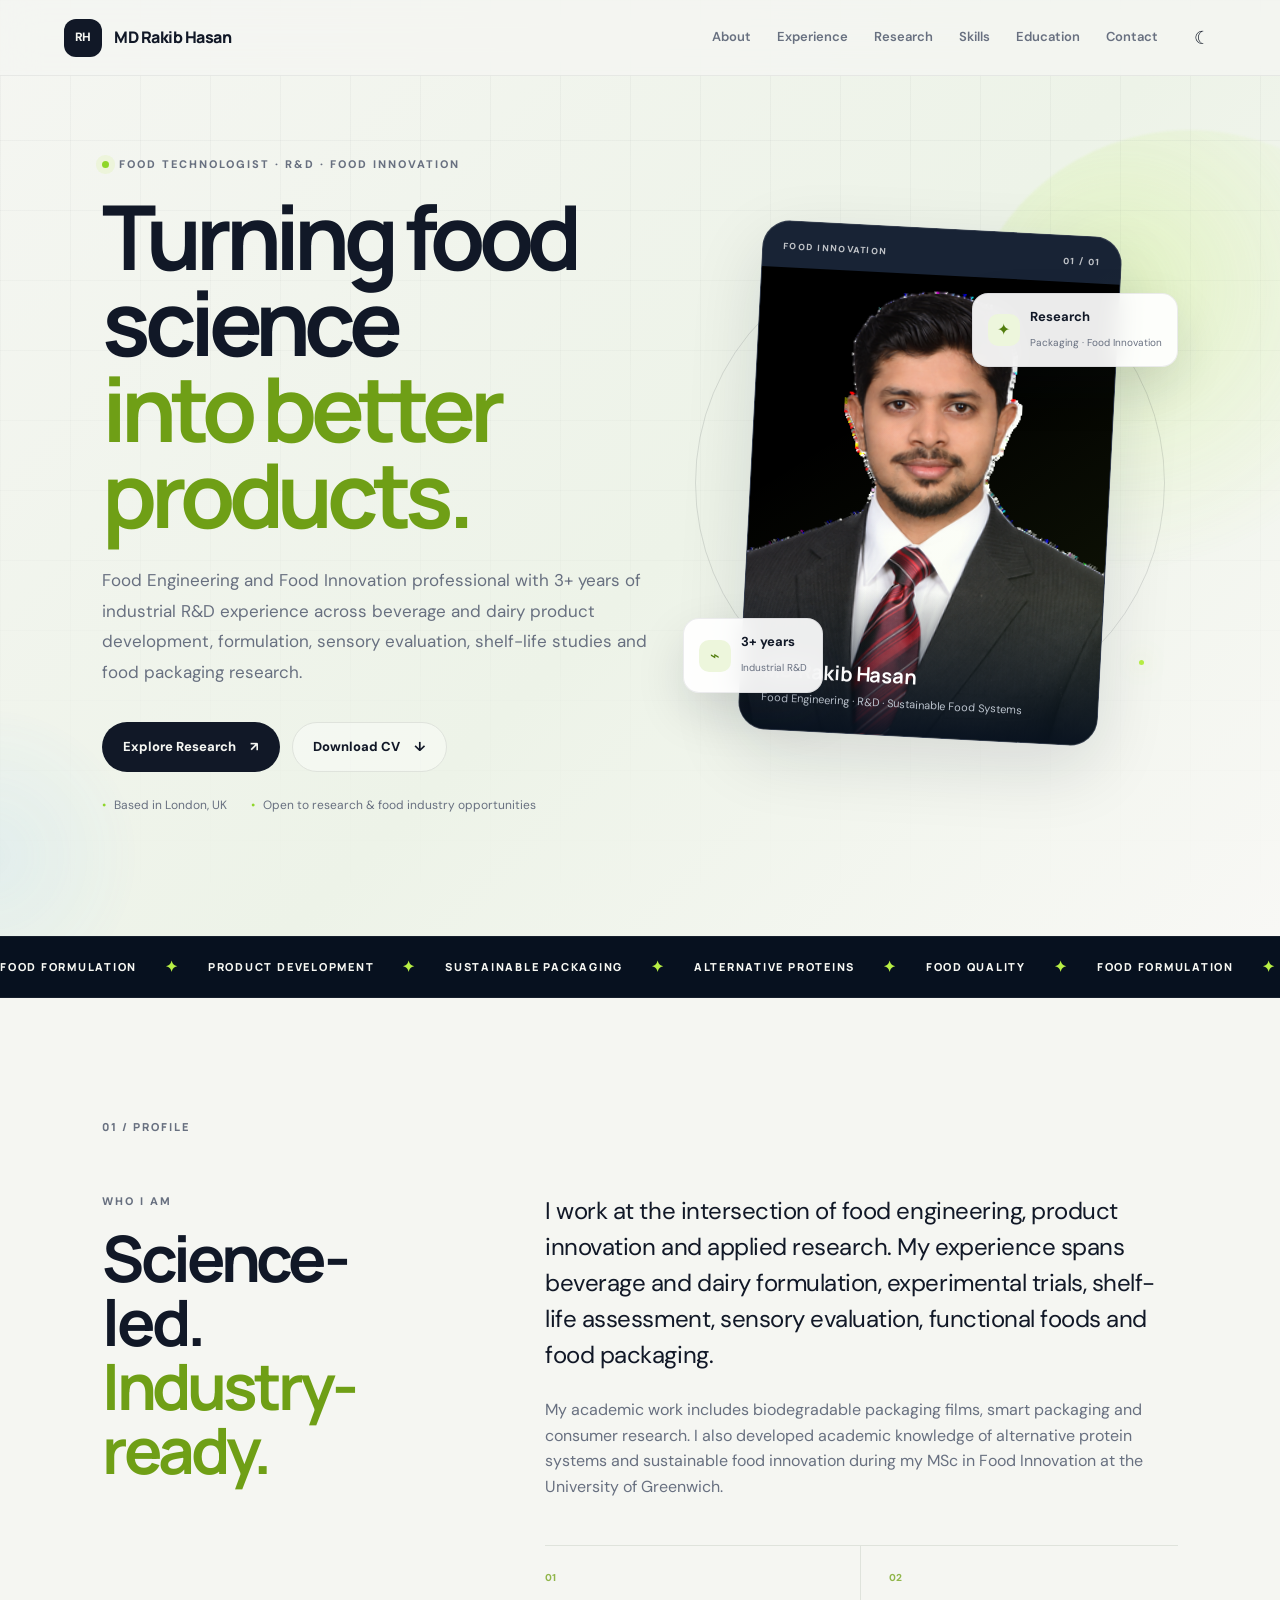
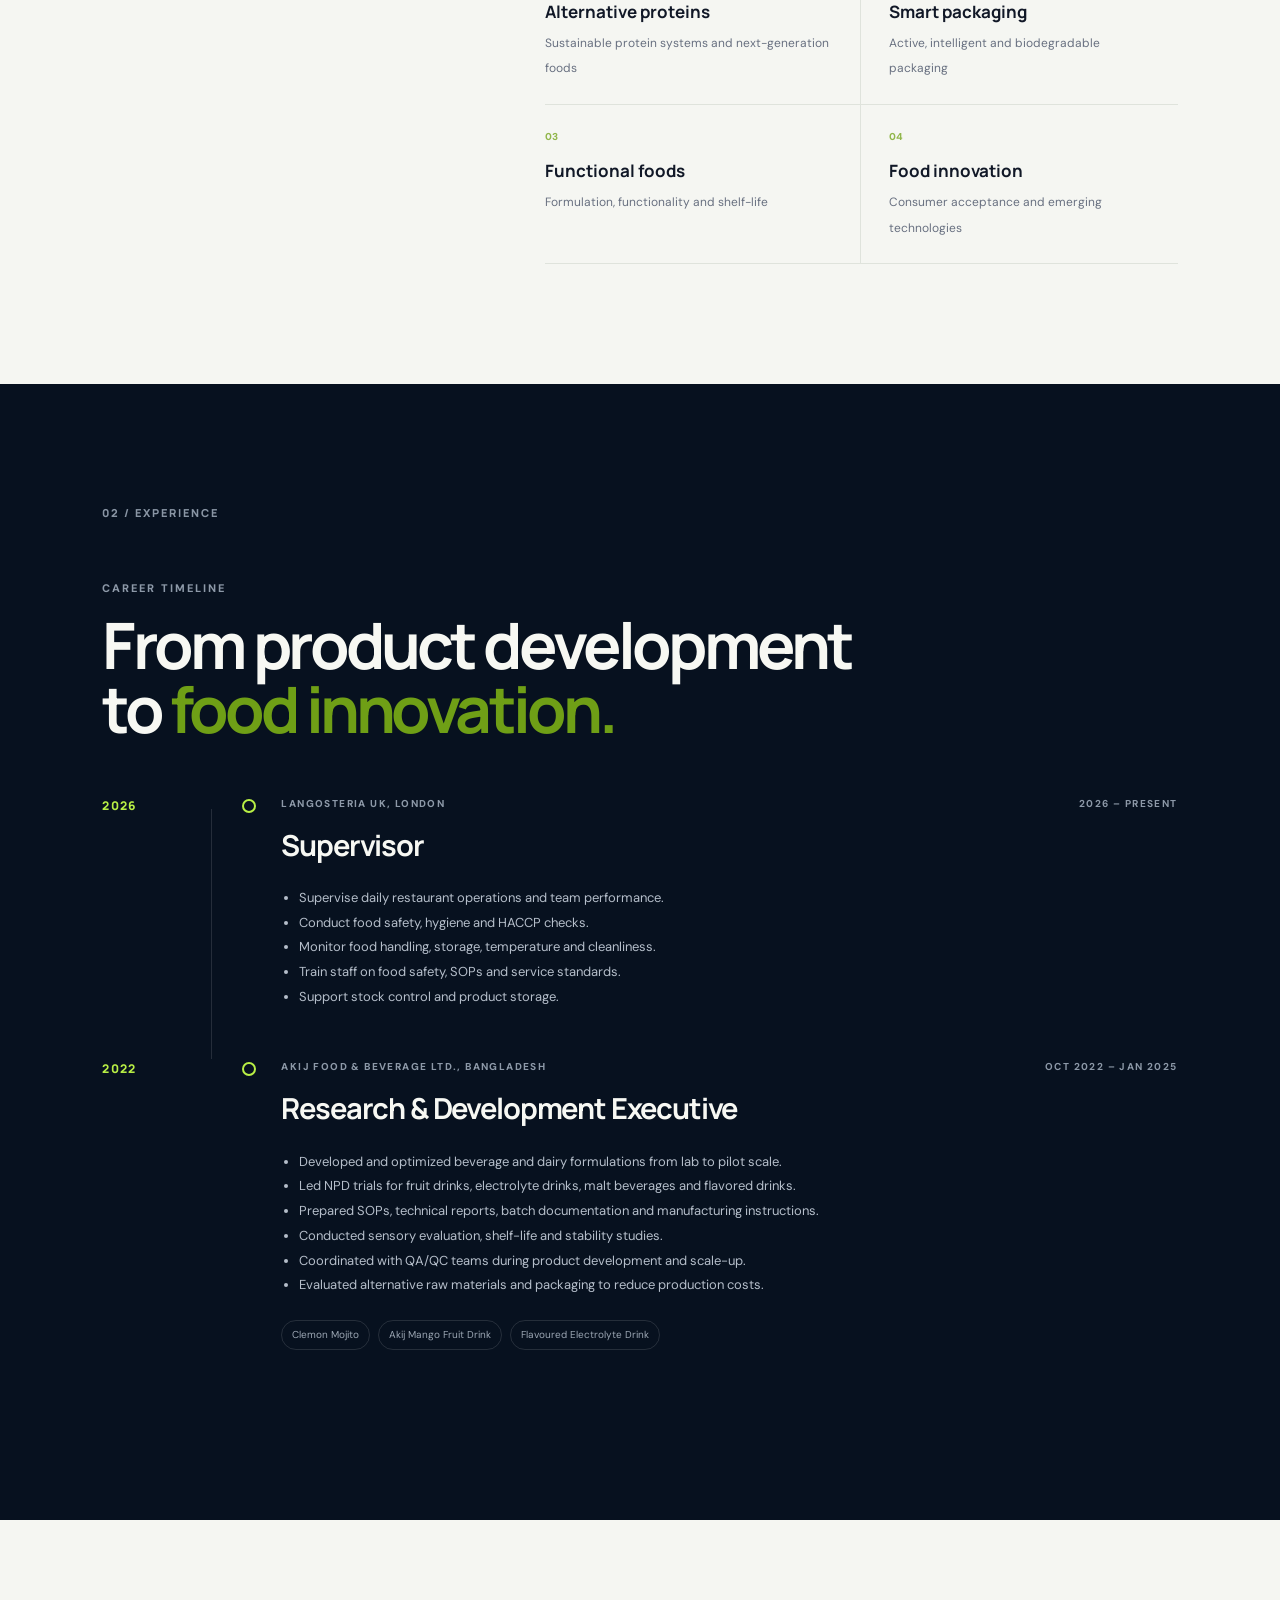
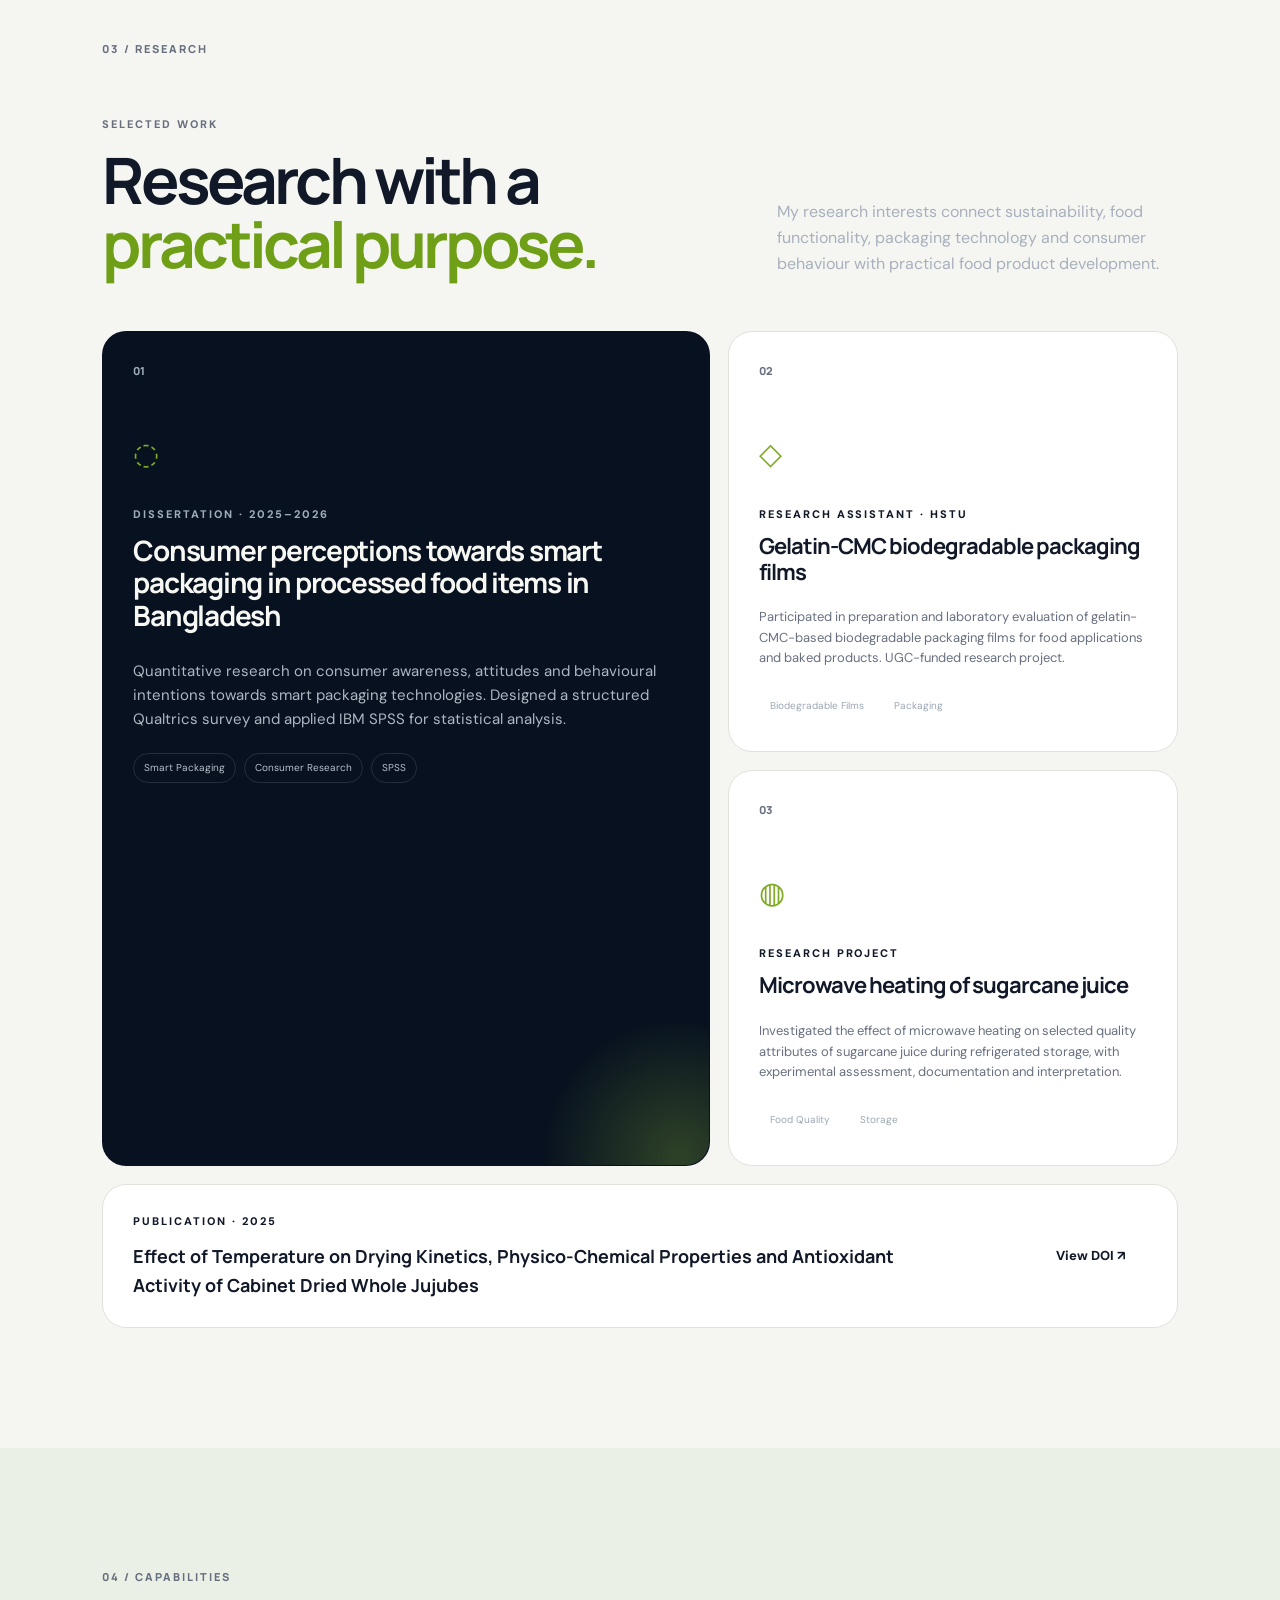
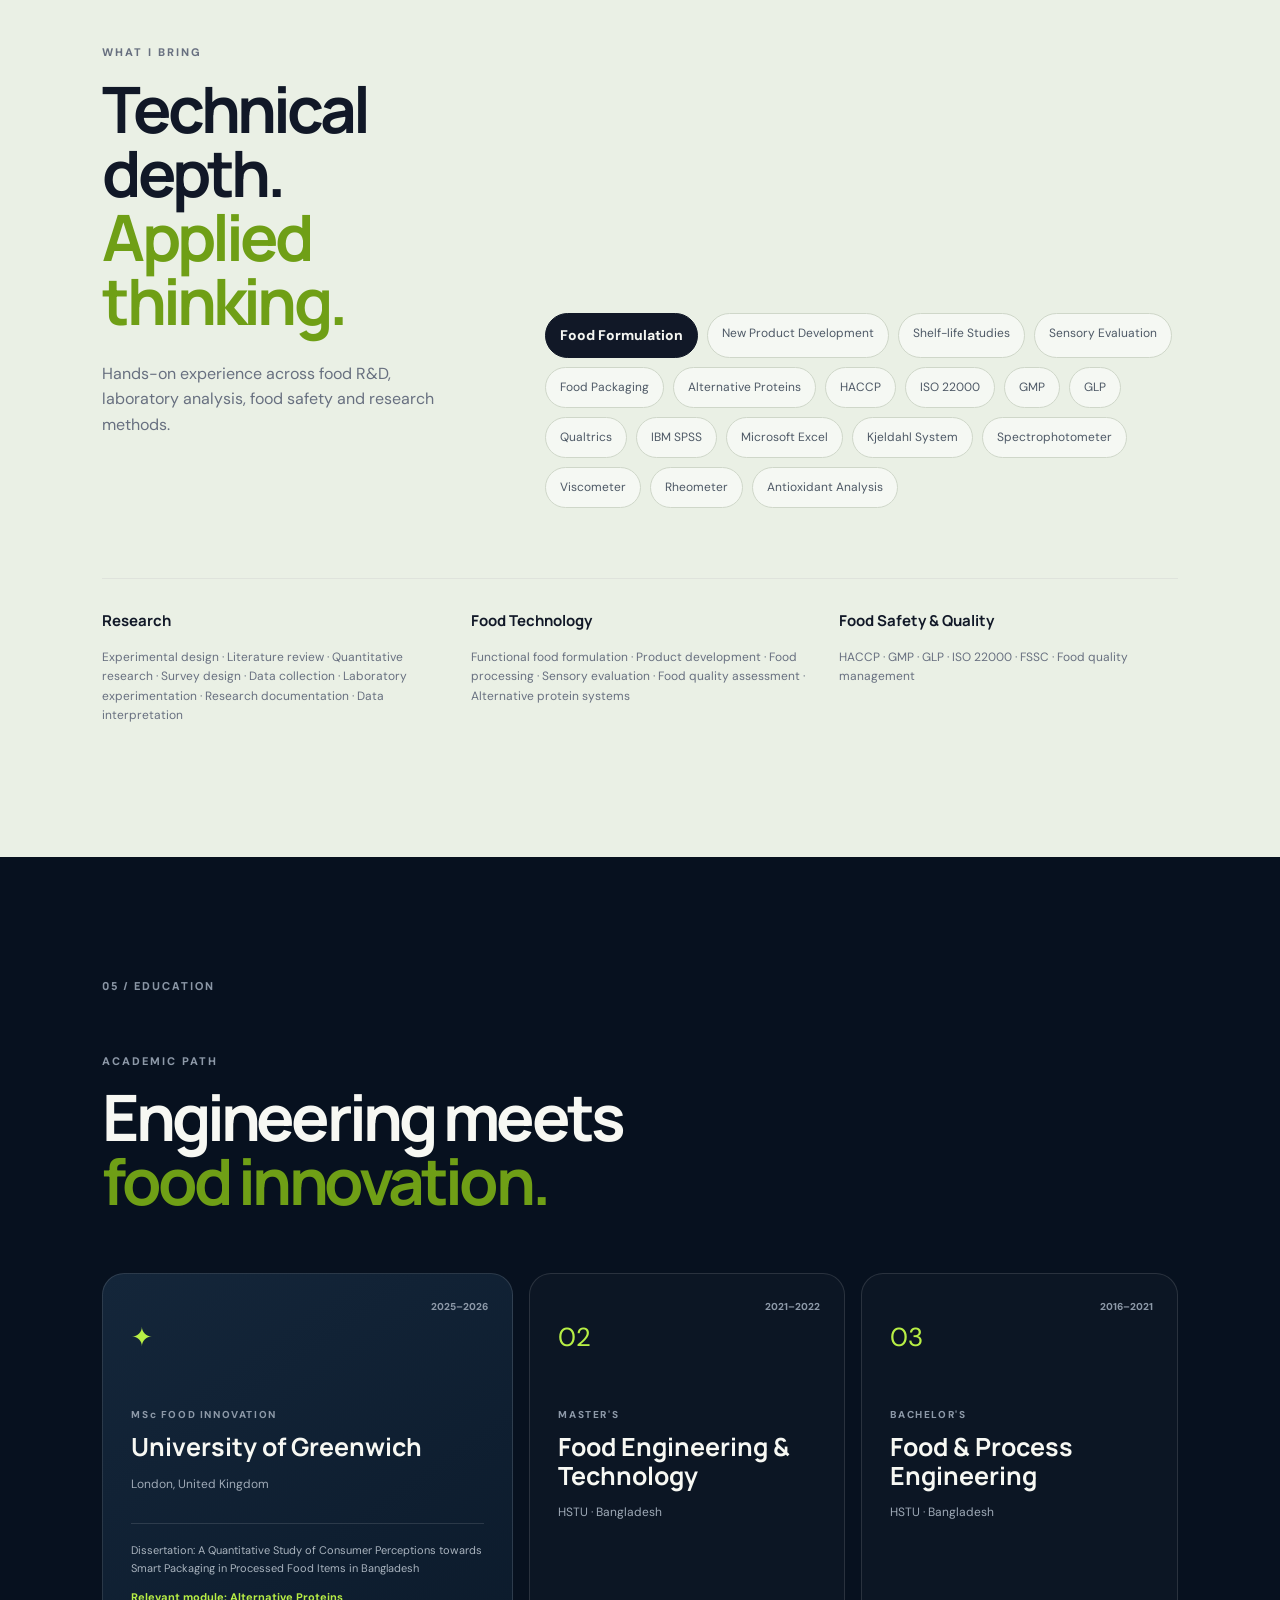
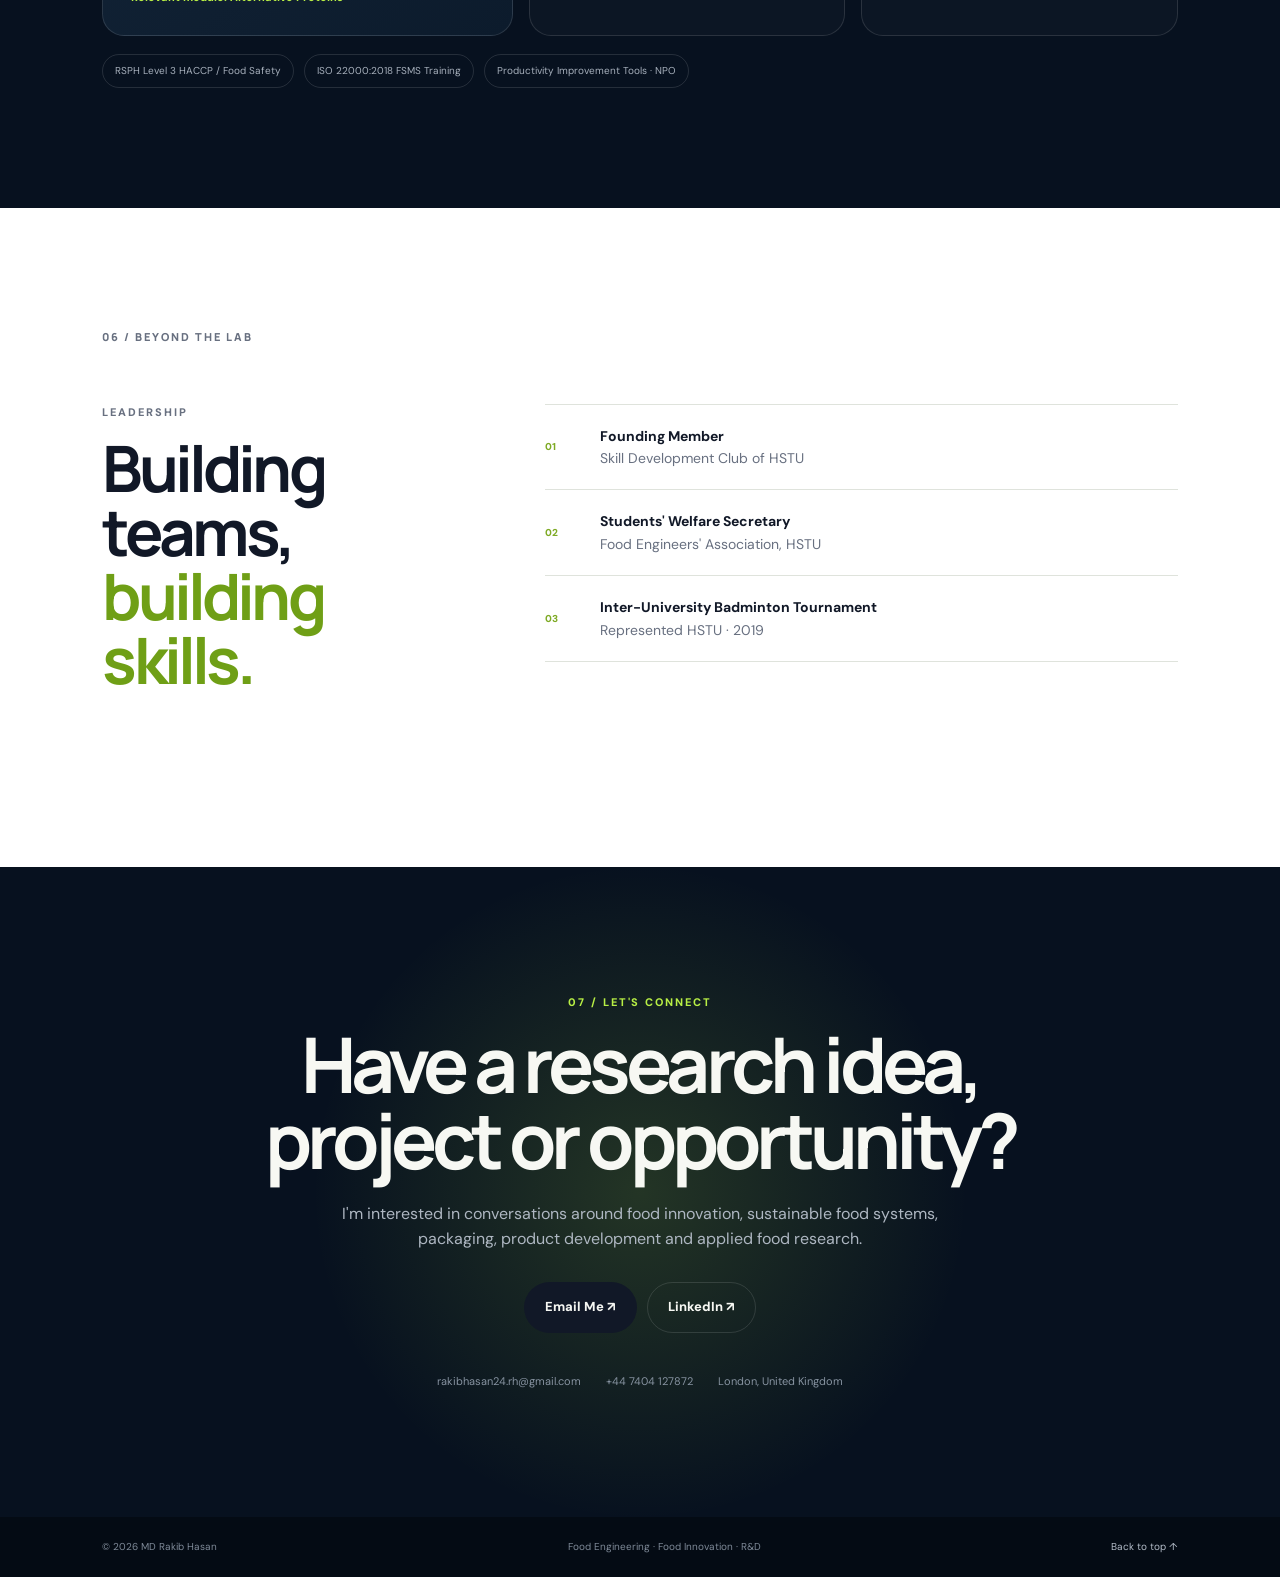
<file: index.html>
<!doctype html>
<html lang="en">
<head>
  <meta charset="utf-8">
  <meta name="viewport" content="width=device-width, initial-scale=1">
  <meta name="description" content="MD Rakib Hasan | Food Engineering, Food Innovation, Sustainable Food Systems and Food Packaging portfolio.">
  <meta name="theme-color" content="#07111f">
  <title>MD Rakib Hasan | Food Innovation & R&D</title>
  <link rel="preconnect" href="https://fonts.googleapis.com">
  <link rel="preconnect" href="https://fonts.gstatic.com" crossorigin>
  <link href="https://fonts.googleapis.com/css2?family=DM+Sans:wght@400;500;600;700&family=Manrope:wght@400;500;600;700;800&display=swap" rel="stylesheet">
  <link rel="stylesheet" href="style.css">
</head>
<body>
  <div class="progress" id="progress"></div>
  <div class="cursor-glow" id="cursorGlow"></div>

  <header class="site-header" id="top">
    <a class="brand" href="#home" aria-label="MD Rakib Hasan home">
      <span class="brand-mark">RH</span>
      <span class="brand-name">MD Rakib Hasan</span>
    </a>
    <button class="menu-toggle" id="menuToggle" aria-label="Open navigation" aria-expanded="false"><span></span><span></span><span></span></button>
    <nav class="nav" id="nav">
      <a href="#about">About</a>
      <a href="#experience">Experience</a>
      <a href="#research">Research</a>
      <a href="#skills">Skills</a>
      <a href="#education">Education</a>
      <a href="#contact">Contact</a>
      <button class="theme-toggle" id="themeToggle" aria-label="Toggle theme">☾</button>
    </nav>
  </header>

  <main>
    <section class="hero section" id="home">
      <div class="hero-orb orb-one"></div><div class="hero-orb orb-two"></div>
      <div class="hero-grid"></div>
      <div class="hero-copy reveal">
        <div class="eyebrow"><span class="pulse"></span> FOOD TECHNOLOGIST · R&amp;D · FOOD INNOVATION</div>
        <h1>Turning food science<br><em>into better products.</em></h1>
        <p class="hero-text">Food Engineering and Food Innovation professional with 3+ years of industrial R&amp;D experience across beverage and dairy product development, formulation, sensory evaluation, shelf-life studies and food packaging research.</p>
        <div class="hero-actions">
          <a class="btn btn-primary" href="#research">Explore Research <span>↗</span></a>
          <a class="btn btn-ghost" href="assets/MD-Rakib-Hasan-Academic-CV.pdf" download>Download CV <span>↓</span></a>
        </div>
        <div class="hero-meta">
          <span>Based in London, UK</span><span>Open to research &amp; food industry opportunities</span>
        </div>
      </div>
      <div class="hero-visual reveal delay-1">
        <div class="portrait-ring"></div>
        <div class="portrait-card">
          <div class="portrait-topline"><span>FOOD INNOVATION</span><span>01 / 01</span></div>
          <img src="assets/rakib-hasan.png" alt="MD Rakib Hasan">
          <div class="portrait-caption"><strong>MD Rakib Hasan</strong><span>Food Engineering · R&amp;D · Sustainable Food Systems</span></div>
        </div>
        <div class="floating-card fc-one"><span class="mini-icon">⌁</span><div><b>3+ years</b><small>Industrial R&amp;D</small></div></div>
        <div class="floating-card fc-two"><span class="mini-icon">✦</span><div><b>Research</b><small>Packaging · Food Innovation</small></div></div>
      </div>
    </section>

    <section class="marquee-wrap" aria-label="Areas of expertise">
      <div class="marquee"><span>FOOD FORMULATION</span><i>✦</i><span>PRODUCT DEVELOPMENT</span><i>✦</i><span>SUSTAINABLE PACKAGING</span><i>✦</i><span>ALTERNATIVE PROTEINS</span><i>✦</i><span>FOOD QUALITY</span><i>✦</i><span>FOOD FORMULATION</span><i>✦</i><span>PRODUCT DEVELOPMENT</span><i>✦</i></div>
    </section>

    <section class="section about" id="about">
      <div class="section-label reveal">01 / PROFILE</div>
      <div class="about-layout">
        <div class="section-intro reveal"><p class="kicker">WHO I AM</p><h2>Science-led.<br><span>Industry-ready.</span></h2></div>
        <div class="about-content reveal delay-1">
          <p class="lead">I work at the intersection of food engineering, product innovation and applied research. My experience spans beverage and dairy formulation, experimental trials, shelf-life assessment, sensory evaluation, functional foods and food packaging.</p>
          <p>My academic work includes biodegradable packaging films, smart packaging and consumer research. I also developed academic knowledge of alternative protein systems and sustainable food innovation during my MSc in Food Innovation at the University of Greenwich.</p>
          <div class="interest-grid">
            <div><span>01</span><strong>Alternative proteins</strong><small>Sustainable protein systems and next-generation foods</small></div>
            <div><span>02</span><strong>Smart packaging</strong><small>Active, intelligent and biodegradable packaging</small></div>
            <div><span>03</span><strong>Functional foods</strong><small>Formulation, functionality and shelf-life</small></div>
            <div><span>04</span><strong>Food innovation</strong><small>Consumer acceptance and emerging technologies</small></div>
          </div>
        </div>
      </div>
    </section>

    <section class="section dark-section" id="experience">
      <div class="section-label light reveal">02 / EXPERIENCE</div>
      <div class="section-heading reveal"><p class="kicker">CAREER TIMELINE</p><h2>From product development<br>to <span>food innovation.</span></h2></div>
      <div class="timeline">
        <article class="timeline-item reveal"><div class="timeline-marker">2026</div><div class="timeline-card"><div class="role-line"><span>LANGOSTERIA UK, LONDON</span><b>2026 – PRESENT</b></div><h3>Supervisor</h3><ul><li>Supervise daily restaurant operations and team performance.</li><li>Conduct food safety, hygiene and HACCP checks.</li><li>Monitor food handling, storage, temperature and cleanliness.</li><li>Train staff on food safety, SOPs and service standards.</li><li>Support stock control and product storage.</li></ul></div></article>
        <article class="timeline-item reveal"><div class="timeline-marker">2022</div><div class="timeline-card"><div class="role-line"><span>AKIJ FOOD &amp; BEVERAGE LTD., BANGLADESH</span><b>OCT 2022 – JAN 2025</b></div><h3>Research &amp; Development Executive</h3><ul><li>Developed and optimized beverage and dairy formulations from lab to pilot scale.</li><li>Led NPD trials for fruit drinks, electrolyte drinks, malt beverages and flavored drinks.</li><li>Prepared SOPs, technical reports, batch documentation and manufacturing instructions.</li><li>Conducted sensory evaluation, shelf-life and stability studies.</li><li>Coordinated with QA/QC teams during product development and scale-up.</li><li>Evaluated alternative raw materials and packaging to reduce production costs.</li></ul><div class="product-tags"><span>Clemon Mojito</span><span>Akij Mango Fruit Drink</span><span>Flavoured Electrolyte Drink</span></div></div></article>
      </div>
    </section>

    <section class="section research" id="research">
      <div class="section-label reveal">03 / RESEARCH</div>
      <div class="section-heading split reveal"><div><p class="kicker">SELECTED WORK</p><h2>Research with a<br><span>practical purpose.</span></h2></div><p>My research interests connect sustainability, food functionality, packaging technology and consumer behaviour with practical food product development.</p></div>
      <div class="research-grid">
        <article class="research-card featured reveal"><div class="card-number">01</div><div class="card-icon">◌</div><p class="card-type">DISSERTATION · 2025–2026</p><h3>Consumer perceptions towards smart packaging in processed food items in Bangladesh</h3><p>Quantitative research on consumer awareness, attitudes and behavioural intentions towards smart packaging technologies. Designed a structured Qualtrics survey and applied IBM SPSS for statistical analysis.</p><div class="card-footer"><span>Smart Packaging</span><span>Consumer Research</span><span>SPSS</span></div></article>
        <article class="research-card reveal delay-1"><div class="card-number">02</div><div class="card-icon">◇</div><p class="card-type">RESEARCH ASSISTANT · HSTU</p><h3>Gelatin-CMC biodegradable packaging films</h3><p>Participated in preparation and laboratory evaluation of gelatin-CMC-based biodegradable packaging films for food applications and baked products. UGC-funded research project.</p><div class="card-footer"><span>Biodegradable Films</span><span>Packaging</span></div></article>
        <article class="research-card reveal delay-2"><div class="card-number">03</div><div class="card-icon">◍</div><p class="card-type">RESEARCH PROJECT</p><h3>Microwave heating of sugarcane juice</h3><p>Investigated the effect of microwave heating on selected quality attributes of sugarcane juice during refrigerated storage, with experimental assessment, documentation and interpretation.</p><div class="card-footer"><span>Food Quality</span><span>Storage</span></div></article>
      </div>
      <div class="publication reveal"><div><p class="card-type">PUBLICATION · 2025</p><h3>Effect of Temperature on Drying Kinetics, Physico-Chemical Properties and Antioxidant Activity of Cabinet Dried Whole Jujubes</h3></div><a href="https://doi.org/10.53430/ijmru.2025.9.2.0021" target="_blank" rel="noopener" class="btn btn-outline">View DOI ↗</a></div>
    </section>

    <section class="section skills-section" id="skills">
      <div class="section-label reveal">04 / CAPABILITIES</div>
      <div class="skills-layout">
        <div class="section-heading reveal"><p class="kicker">WHAT I BRING</p><h2>Technical depth.<br><span>Applied thinking.</span></h2><p>Hands-on experience across food R&amp;D, laboratory analysis, food safety and research methods.</p></div>
        <div class="skill-cloud reveal delay-1">
          <span class="skill-pill large">Food Formulation</span><span class="skill-pill">New Product Development</span><span class="skill-pill">Shelf-life Studies</span><span class="skill-pill">Sensory Evaluation</span><span class="skill-pill">Food Packaging</span><span class="skill-pill">Alternative Proteins</span><span class="skill-pill">HACCP</span><span class="skill-pill">ISO 22000</span><span class="skill-pill">GMP</span><span class="skill-pill">GLP</span><span class="skill-pill">Qualtrics</span><span class="skill-pill">IBM SPSS</span><span class="skill-pill">Microsoft Excel</span><span class="skill-pill">Kjeldahl System</span><span class="skill-pill">Spectrophotometer</span><span class="skill-pill">Viscometer</span><span class="skill-pill">Rheometer</span><span class="skill-pill">Antioxidant Analysis</span>
        </div>
      </div>
      <div class="skill-columns reveal">
        <div><h3>Research</h3><p>Experimental design · Literature review · Quantitative research · Survey design · Data collection · Laboratory experimentation · Research documentation · Data interpretation</p></div>
        <div><h3>Food Technology</h3><p>Functional food formulation · Product development · Food processing · Sensory evaluation · Food quality assessment · Alternative protein systems</p></div>
        <div><h3>Food Safety &amp; Quality</h3><p>HACCP · GMP · GLP · ISO 22000 · FSSC · Food quality management</p></div>
      </div>
    </section>

    <section class="section education dark-section" id="education">
      <div class="section-label light reveal">05 / EDUCATION</div>
      <div class="education-head reveal"><p class="kicker">ACADEMIC PATH</p><h2>Engineering meets<br><span>food innovation.</span></h2></div>
      <div class="edu-grid">
        <article class="edu-card featured-edu reveal"><span class="year">2025–2026</span><div class="edu-icon">✦</div><p>MSc FOOD INNOVATION</p><h3>University of Greenwich</h3><span>London, United Kingdom</span><div class="edu-note">Dissertation: A Quantitative Study of Consumer Perceptions towards Smart Packaging in Processed Food Items in Bangladesh</div><b>Relevant module: Alternative Proteins</b></article>
        <article class="edu-card reveal delay-1"><span class="year">2021–2022</span><div class="edu-icon">02</div><p>MASTER'S</p><h3>Food Engineering &amp; Technology</h3><span>HSTU · Bangladesh</span></article>
        <article class="edu-card reveal delay-2"><span class="year">2016–2021</span><div class="edu-icon">03</div><p>BACHELOR'S</p><h3>Food &amp; Process Engineering</h3><span>HSTU · Bangladesh</span></article>
      </div>
      <div class="cert-row reveal"><span>RSPH Level 3 HACCP / Food Safety</span><span>ISO 22000:2018 FSMS Training</span><span>Productivity Improvement Tools · NPO</span></div>
    </section>

    <section class="section leadership" id="leadership">
      <div class="section-label reveal">06 / BEYOND THE LAB</div>
      <div class="leadership-grid">
        <div class="section-heading reveal"><p class="kicker">LEADERSHIP</p><h2>Building teams,<br><span>building skills.</span></h2></div>
        <div class="leadership-list reveal delay-1"><div><span>01</span><p><b>Founding Member</b><br>Skill Development Club of HSTU</p></div><div><span>02</span><p><b>Students' Welfare Secretary</b><br>Food Engineers' Association, HSTU</p></div><div><span>03</span><p><b>Inter-University Badminton Tournament</b><br>Represented HSTU · 2019</p></div></div>
      </div>
    </section>

    <section class="section contact-section" id="contact">
      <div class="contact-glow"></div>
      <div class="contact-content reveal"><p class="kicker">07 / LET'S CONNECT</p><h2>Have a research idea,<br>project or opportunity?</h2><p>I'm interested in conversations around food innovation, sustainable food systems, packaging, product development and applied food research.</p><div class="contact-actions"><a class="btn btn-primary" href="https://mail.google.com/mail/?view=cm&fs=1&to=rakibhasan24.rh@gmail.com" target="_blank" rel="noopener">Email Me ↗</a><a class="btn btn-ghost light-btn" href="https://linkedin.com/in/rakib-hasan24" target="_blank" rel="noopener">LinkedIn ↗</a></div><div class="contact-details"><span>rakibhasan24.rh@gmail.com</span><span>+44 7404 127872</span><span>London, United Kingdom</span></div></div>
    </section>
  </main>

  <footer class="footer"><span>© <span id="year"></span> MD Rakib Hasan</span><span>Food Engineering · Food Innovation · R&amp;D</span><a href="#top">Back to top ↑</a></footer>

  <script src="script.js"></script>
</body>
</html>
</file>
<file: style.css>
:root{--bg:#f5f6f2;--surface:#fff;--ink:#111827;--muted:#687080;--line:#dfe3dc;--accent:#b8ef45;--accent-2:#8fd62a;--dark:#07111f;--dark-2:#0d1b2b;--dark-line:rgba(255,255,255,.12);--white:#f7f8f3;--shadow:0 24px 70px rgba(13,27,43,.12);--radius:24px}*{box-sizing:border-box}html{scroll-behavior:smooth}body{margin:0;background:var(--bg);color:var(--ink);font-family:'DM Sans',sans-serif;line-height:1.6;overflow-x:hidden}body.dark{--bg:#07111f;--surface:#0d1b2b;--ink:#f7f8f3;--muted:#a8b0bd;--line:#203041}.progress{position:fixed;top:0;left:0;height:3px;width:0;background:var(--accent);z-index:1000}.cursor-glow{position:fixed;width:300px;height:300px;border-radius:50%;background:radial-gradient(circle,rgba(184,239,69,.08),transparent 65%);pointer-events:none;transform:translate(-50%,-50%);z-index:0}.site-header{position:fixed;top:0;left:0;right:0;height:76px;padding:0 5vw;display:flex;align-items:center;justify-content:space-between;background:rgba(245,246,242,.82);backdrop-filter:blur(18px);border-bottom:1px solid rgba(17,24,39,.06);z-index:100}.dark .site-header{background:rgba(7,17,31,.82);border-bottom-color:rgba(255,255,255,.06)}.brand{display:flex;align-items:center;gap:12px;text-decoration:none;color:inherit}.brand-mark{display:grid;place-items:center;width:38px;height:38px;border-radius:12px;background:var(--ink);color:var(--bg);font-weight:800;font-size:12px;letter-spacing:-.03em}.brand-name{font-family:Manrope,sans-serif;font-weight:800;letter-spacing:-.03em}.nav{display:flex;align-items:center;gap:26px}.nav a{color:var(--muted);text-decoration:none;font-size:13px;font-weight:600}.nav a:hover{color:var(--ink)}.theme-toggle,.menu-toggle{border:0;background:transparent;color:var(--ink);cursor:pointer}.theme-toggle{font-size:18px;margin-left:4px}.menu-toggle{display:none}.section{position:relative;padding:120px 8vw}.hero{min-height:100vh;display:grid;grid-template-columns:1.08fr .92fr;align-items:center;padding-top:150px;overflow:hidden;background:linear-gradient(135deg,#f5f6f2 0%,#edf3e8 55%,#f8f8f5 100%)}.dark body{background:var(--bg)}.dark .hero{background:linear-gradient(135deg,#07111f,#0c1d2e)}.hero-grid{position:absolute;inset:0;background-image:linear-gradient(rgba(17,24,39,.035) 1px,transparent 1px),linear-gradient(90deg,rgba(17,24,39,.035) 1px,transparent 1px);background-size:70px 70px;mask-image:linear-gradient(to bottom,black,transparent)}.dark .hero-grid{background-image:linear-gradient(rgba(255,255,255,.035) 1px,transparent 1px),linear-gradient(90deg,rgba(255,255,255,.035) 1px,transparent 1px)}.hero-orb{position:absolute;border-radius:50%;filter:blur(1px);opacity:.8}.orb-one{width:460px;height:460px;right:-140px;top:130px;background:radial-gradient(circle at 35% 35%,rgba(184,239,69,.28),transparent 67%)}.orb-two{width:320px;height:320px;left:-170px;bottom:-80px;background:radial-gradient(circle,rgba(80,170,255,.10),transparent 68%)}.hero-copy,.hero-visual{position:relative;z-index:2}.eyebrow,.kicker,.card-type{font-size:11px;font-weight:800;letter-spacing:.18em;text-transform:uppercase}.eyebrow{display:inline-flex;gap:10px;align-items:center;color:var(--muted);margin-bottom:20px}.pulse{width:7px;height:7px;background:var(--accent-2);border-radius:50%;box-shadow:0 0 0 6px rgba(184,239,69,.12)}h1,h2,h3,p{margin-top:0}h1,h2,h3,.brand-name{font-family:Manrope,sans-serif}h1{font-size:clamp(54px,7vw,98px);line-height:.96;letter-spacing:-.07em;max-width:900px;margin-bottom:28px}h1 em,h2 span{font-style:normal;color:#6f9f16}.dark h1 em,.dark h2 span{color:var(--accent)}.hero-text{max-width:680px;color:var(--muted);font-size:17px;line-height:1.8}.hero-actions{display:flex;gap:12px;margin:34px 0 24px}.btn{display:inline-flex;align-items:center;justify-content:center;gap:14px;padding:14px 20px;border-radius:999px;text-decoration:none;font-weight:800;font-size:13px;transition:.25s ease;border:1px solid transparent}.btn:hover{transform:translateY(-2px)}.btn-primary{background:var(--ink);color:var(--bg)}.btn-primary:hover{box-shadow:0 12px 30px rgba(17,24,39,.18)}.btn-ghost{border-color:var(--line);color:var(--ink);background:rgba(255,255,255,.35)}.btn-outline{border-color:var(--dark-line);color:var(--ink)}.hero-meta{display:flex;gap:24px;flex-wrap:wrap;color:var(--muted);font-size:12px}.hero-meta span:before{content:'•';color:var(--accent-2);margin-right:8px}.hero-visual{min-height:610px;display:grid;place-items:center}.portrait-ring{position:absolute;width:470px;height:470px;border:1px solid rgba(17,24,39,.12);border-radius:50%;animation:spin 26s linear infinite}.portrait-ring:before,.portrait-ring:after{content:'';position:absolute;width:9px;height:9px;border-radius:50%;background:var(--accent);top:20px;left:50%;box-shadow:0 0 20px rgba(184,239,69,.6)}.portrait-ring:after{top:auto;left:auto;bottom:52px;right:20px;width:5px;height:5px}.portrait-card{width:360px;height:510px;position:relative;border-radius:28px;background:#182335;box-shadow:var(--shadow);overflow:hidden;transform:rotate(3deg);border:1px solid rgba(255,255,255,.14)}.portrait-card:after{content:'';position:absolute;inset:0;background:linear-gradient(145deg,transparent 35%,rgba(184,239,69,.10));pointer-events:none}.portrait-card img{position:absolute;bottom:0;left:50%;transform:translateX(-50%);width:100%;height:91%;object-fit:cover;object-position:center top}.portrait-topline{position:absolute;z-index:3;top:18px;left:20px;right:20px;display:flex;justify-content:space-between;color:rgba(255,255,255,.72);font-size:9px;font-weight:800;letter-spacing:.16em}.portrait-caption{position:absolute;z-index:3;bottom:0;left:0;right:0;padding:70px 22px 22px;color:white;background:linear-gradient(transparent,rgba(7,17,31,.94))}.portrait-caption strong{display:block;font-family:Manrope;font-size:20px}.portrait-caption span{display:block;font-size:11px;color:#bdc5cf;margin-top:3px}.floating-card{position:absolute;background:rgba(255,255,255,.92);border:1px solid rgba(17,24,39,.08);box-shadow:0 20px 50px rgba(13,27,43,.12);border-radius:16px;padding:13px 15px;display:flex;gap:10px;align-items:center;backdrop-filter:blur(12px);animation:float 4s ease-in-out infinite}.floating-card b{font-size:13px;display:block}.floating-card small{font-size:10px;color:var(--muted)}.mini-icon{display:grid;place-items:center;width:32px;height:32px;border-radius:10px;background:#edf6dc;color:#527d0e}.fc-one{left:0;bottom:95px}.fc-two{right:0;top:115px;animation-delay:-2s}.marquee-wrap{overflow:hidden;background:var(--dark);color:var(--white);border-top:1px solid rgba(255,255,255,.06);border-bottom:1px solid rgba(255,255,255,.06);white-space:nowrap}.marquee{display:flex;align-items:center;gap:28px;width:max-content;padding:18px 0;font-family:Manrope;font-size:11px;font-weight:800;letter-spacing:.16em;animation:marquee 28s linear infinite}.marquee i{font-style:normal;color:var(--accent);font-size:15px}.section-label{font-family:Manrope;font-size:11px;font-weight:800;letter-spacing:.18em;color:var(--muted);margin-bottom:58px}.section-label.light{color:#8995a4}.about-layout,.skills-layout,.leadership-grid{display:grid;grid-template-columns:.7fr 1.3fr;gap:8vw}.section-intro h2,.section-heading h2,.education-head h2{font-size:clamp(42px,5vw,72px);line-height:1;letter-spacing:-.06em;margin:0}.kicker{color:var(--muted);margin-bottom:15px}.lead{font-size:24px;line-height:1.5;letter-spacing:-.02em}.about-content>p:not(.lead){max-width:850px;color:var(--muted)}.interest-grid{display:grid;grid-template-columns:1fr 1fr;margin-top:45px;border-top:1px solid var(--line)}.interest-grid>div{padding:24px 22px 24px 0;border-bottom:1px solid var(--line)}.interest-grid>div:nth-child(odd){border-right:1px solid var(--line);padding-right:28px}.interest-grid>div:nth-child(even){padding-left:28px}.interest-grid span{display:block;color:#91b64b;font-size:10px;font-weight:800;margin-bottom:12px}.interest-grid strong{display:block;font-family:Manrope;font-size:17px;margin-bottom:4px}.interest-grid small{color:var(--muted);font-size:12px}.dark-section{background:var(--dark);color:var(--white)}.dark-section .muted,.dark-section .kicker{color:#8d99a8}.section-heading{margin-bottom:55px}.section-heading.split{display:grid;grid-template-columns:1fr .7fr;gap:8vw;align-items:end}.section-heading.split>p{color:#a8b0bd;max-width:460px;margin:0}.timeline{max-width:1100px;margin:auto}.timeline-item{display:grid;grid-template-columns:110px 1fr;gap:35px;position:relative;padding-bottom:50px}.timeline-item:not(:last-child):after{content:'';position:absolute;left:109px;top:13px;bottom:0;width:1px;background:var(--dark-line)}.timeline-marker{font-family:Manrope;font-size:12px;color:var(--accent);font-weight:800;letter-spacing:.1em}.timeline-card{position:relative;padding:0 0 0 34px}.timeline-card:before{content:'';position:absolute;left:-5px;top:3px;width:10px;height:10px;border:2px solid var(--accent);border-radius:50%;background:var(--dark)}.role-line{display:flex;justify-content:space-between;gap:20px;color:#8d99a8;font-size:10px;font-weight:800;letter-spacing:.14em}.role-line b{color:#8d99a8}.timeline-card h3{font-size:29px;margin:10px 0 18px;letter-spacing:-.04em}.timeline-card ul{margin:0;padding-left:18px;color:#b5beca;font-size:13px;line-height:1.9}.product-tags,.card-footer{display:flex;gap:8px;flex-wrap:wrap;margin-top:22px}.product-tags span,.card-footer span{border:1px solid var(--dark-line);padding:6px 10px;border-radius:999px;color:#9ca7b4;font-size:10px}.research{background:var(--bg)}.research-grid{display:grid;grid-template-columns:1.35fr 1fr;gap:18px}.research-card{background:var(--surface);border:1px solid var(--line);border-radius:var(--radius);padding:30px;min-height:340px;position:relative;overflow:hidden;transition:.3s ease}.research-card:hover{transform:translateY(-7px);box-shadow:var(--shadow)}.research-card.featured{grid-row:span 2;min-height:698px;background:var(--dark);color:var(--white);border-color:transparent}.research-card.featured:before{content:'';position:absolute;width:300px;height:300px;right:-120px;bottom:-140px;background:radial-gradient(circle,rgba(184,239,69,.22),transparent 65%)}.card-number{font-family:Manrope;font-size:11px;color:var(--muted);font-weight:800}.featured .card-number,.featured .card-type{color:#9eacba}.card-icon{font-size:30px;margin:50px 0 28px;color:#7eaa24}.research-card h3{font-size:28px;line-height:1.15;letter-spacing:-.045em;max-width:620px}.research-card:not(.featured) h3{font-size:22px}.research-card p:not(.card-type){color:var(--muted);font-size:13px}.featured p:not(.card-type){color:#aeb7c2;font-size:15px;max-width:650px}.featured .card-footer span{border-color:var(--dark-line);color:#b7c0cb}.publication{margin-top:18px;padding:28px 30px;border:1px solid var(--line);border-radius:var(--radius);display:flex;justify-content:space-between;align-items:center;gap:30px;background:var(--surface)}.publication h3{margin:4px 0 0;font-size:18px;max-width:800px}.skills-section{background:#eaf0e5}.dark .skills-section{background:#0b1827}.skills-layout{align-items:end}.skills-layout .section-heading>p:last-child{max-width:520px;color:var(--muted);margin-top:28px}.skill-cloud{display:flex;flex-wrap:wrap;gap:9px;justify-content:flex-start}.skill-pill{padding:10px 14px;border:1px solid #cfd7c9;background:rgba(255,255,255,.55);border-radius:999px;font-size:12px;color:#4e5966}.dark .skill-pill{border-color:#2b3b4d;background:#102233;color:#b7c0ca}.skill-pill.large{font-size:14px;font-weight:800;background:var(--ink);color:var(--bg);border-color:var(--ink)}.skill-columns{display:grid;grid-template-columns:repeat(3,1fr);gap:30px;margin-top:70px;border-top:1px solid var(--line);padding-top:30px}.skill-columns h3{font-size:15px}.skill-columns p{color:var(--muted);font-size:12px}.education-head{max-width:850px;margin-bottom:60px}.edu-grid{display:grid;grid-template-columns:1.3fr 1fr 1fr;gap:16px}.edu-card{min-height:310px;border:1px solid var(--dark-line);border-radius:22px;padding:28px;background:rgba(255,255,255,.025);position:relative}.featured-edu{background:linear-gradient(145deg,#14263a,#0c1b2c)}.edu-card .year{position:absolute;right:24px;top:25px;color:#8d99a8;font-size:10px;font-weight:800}.edu-icon{font-size:26px;color:var(--accent);margin:15px 0 48px}.edu-card p{font-size:10px;letter-spacing:.16em;font-weight:800;color:#8d99a8}.edu-card h3{font-size:25px;line-height:1.15;margin:8px 0;color:var(--white)}.edu-card>span:not(.year){font-size:12px;color:#9faab7}.edu-note{margin-top:28px;padding-top:18px;border-top:1px solid var(--dark-line);font-size:11px;color:#aab4bf}.edu-card b{display:block;margin-top:12px;font-size:11px;color:var(--accent)}.cert-row{display:flex;flex-wrap:wrap;gap:10px;margin-top:18px}.cert-row span{border:1px solid var(--dark-line);border-radius:999px;padding:8px 12px;font-size:10px;color:#a7b0bc}.leadership{background:var(--surface)}.leadership-list{border-top:1px solid var(--line)}.leadership-list>div{display:grid;grid-template-columns:55px 1fr;align-items:center;padding:20px 0;border-bottom:1px solid var(--line)}.leadership-list span{font-size:10px;color:#7eaa24;font-weight:800}.leadership-list p{margin:0;font-size:14px;color:var(--muted)}.leadership-list b{color:var(--ink)}.contact-section{background:var(--dark);color:var(--white);min-height:650px;display:grid;place-items:center;text-align:center;overflow:hidden}.contact-glow{position:absolute;width:800px;height:800px;border-radius:50%;background:radial-gradient(circle,rgba(184,239,69,.16),transparent 58%);top:50%;left:50%;transform:translate(-50%,-50%)}.contact-content{position:relative;max-width:820px}.contact-content .kicker{color:var(--accent)}.contact-content h2{font-size:clamp(46px,6vw,82px);line-height:.98;letter-spacing:-.065em;margin:0 0 24px}.contact-content>p:not(.kicker){color:#aeb7c2;max-width:650px;margin:0 auto 30px}.contact-actions{display:flex;justify-content:center;gap:10px}.light-btn{color:var(--white);border-color:var(--dark-line);background:transparent}.contact-details{display:flex;justify-content:center;gap:25px;flex-wrap:wrap;margin-top:40px;color:#8793a1;font-size:11px}.footer{background:#040b14;color:#7f8a98;display:flex;justify-content:space-between;gap:20px;padding:22px 8vw;font-size:10px}.footer a{color:#b5beca;text-decoration:none}.reveal{opacity:0;transform:translateY(24px);transition:opacity .7s ease,transform .7s ease}.reveal.visible{opacity:1;transform:none}.delay-1{transition-delay:.12s}.delay-2{transition-delay:.22s}@keyframes spin{to{transform:rotate(360deg)}}@keyframes float{0%,100%{transform:translateY(0)}50%{transform:translateY(-9px)}}@keyframes marquee{to{transform:translateX(-50%)}}@media(max-width:1050px){.nav{gap:16px}.nav a:nth-child(4),.nav a:nth-child(5){display:none}.hero{grid-template-columns:1fr;padding-top:130px}.hero-copy{max-width:850px}.hero-visual{min-height:560px;margin-top:30px}.about-layout,.skills-layout,.leadership-grid{grid-template-columns:1fr;gap:40px}.section-heading.split{grid-template-columns:1fr}.research-grid{grid-template-columns:1fr 1fr}.research-card.featured{grid-row:auto;grid-column:1/-1;min-height:500px}.edu-grid{grid-template-columns:1fr 1fr}.featured-edu{grid-column:1/-1}.skill-columns{grid-template-columns:1fr 1fr}.skill-columns>div:last-child{grid-column:1/-1}}@media(max-width:720px){.site-header{height:68px;padding:0 20px}.brand-name{font-size:13px}.menu-toggle{display:flex;flex-direction:column;gap:4px}.menu-toggle span{display:block;width:20px;height:2px;background:var(--ink);transition:.2s}.nav{position:absolute;top:68px;left:14px;right:14px;display:none;flex-direction:column;align-items:stretch;gap:0;background:var(--surface);border:1px solid var(--line);border-radius:18px;padding:10px;box-shadow:var(--shadow)}.nav.open{display:flex}.nav a{padding:12px}.nav a:nth-child(4),.nav a:nth-child(5){display:block}.theme-toggle{align-self:flex-start;padding:12px}.section{padding:90px 22px}.hero{padding-top:120px}.hero-text{font-size:15px}.hero-actions{flex-wrap:wrap}.hero-visual{min-height:470px}.portrait-card{width:290px;height:420px}.portrait-ring{width:360px;height:360px}.fc-one{left:0;bottom:55px}.fc-two{right:0;top:70px}.floating-card{padding:10px}.floating-card small{display:none}.section-label{margin-bottom:38px}.interest-grid{grid-template-columns:1fr}.interest-grid>div:nth-child(odd){border-right:0;padding-right:0}.interest-grid>div:nth-child(even){padding-left:0}.timeline-item{grid-template-columns:60px 1fr;gap:10px}.timeline-item:not(:last-child):after{left:59px}.timeline-card{padding-left:22px}.role-line{display:block}.role-line b{display:block;margin-top:5px}.research-grid,.edu-grid,.skill-columns{grid-template-columns:1fr}.research-card.featured{grid-column:auto;min-height:470px}.publication{display:block}.publication .btn{margin-top:20px}.featured-edu{grid-column:auto}.skill-columns>div:last-child{grid-column:auto}.contact-section{min-height:580px}.contact-content h2{font-size:47px}.footer{flex-direction:column}.cursor-glow{display:none}}@media(prefers-reduced-motion:reduce){html{scroll-behavior:auto}.reveal{opacity:1;transform:none}.marquee,.portrait-ring,.floating-card{animation:none}}
</file>
